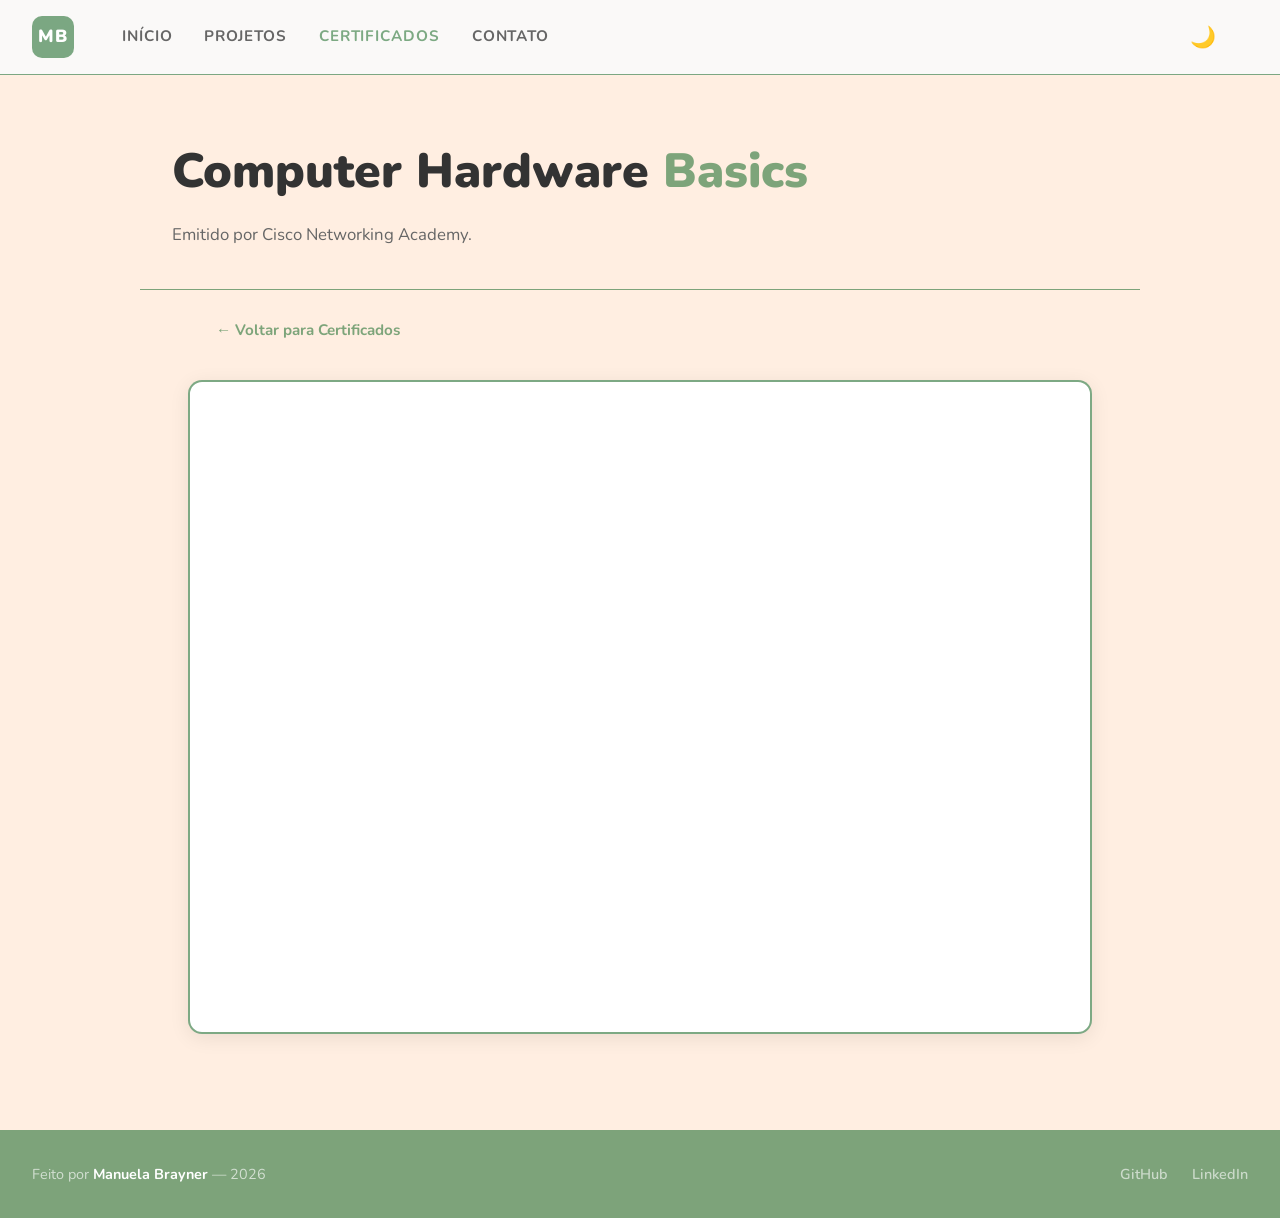
<file: certificado-detalhes-hardware.html>
<!DOCTYPE html>
<html lang="pt-BR">

<head>
  <meta charset="UTF-8" >
  <meta name="viewport" content="width=device-width, initial-scale=1.0" >
  <title>Certificado Computer Hardware Basics – Manuela Brayner</title>
  <link rel="preconnect" href="https://fonts.googleapis.com" >
  <link href="https://fonts.googleapis.com/css2?family=Nunito:wght@400;600;700;900&display=swap" rel="stylesheet" >
  <link rel="stylesheet" href="style.css" >
</head>

<body>

  <header class="cabecalho">
    <p class="logo">MB</p>
    <nav>
      <ul class="menu">
        <li><a href="index.html">Início</a></li>
        <li><a href="projetos.html">Projetos</a></li>
        <li><a href="certificados.html" class="ativo">Certificados</a></li>
        <li><a href="contato.html">Contato</a></li>
      </ul>
    </nav>
    <button id="btn-tema" class="btn-tema" title="Alternar tema">🌙</button>
    <button class="btn-menu" onclick="abrirMenu()">☰</button>
  </header>

  <main>
    <section class="topo-pagina">
      <h1 class="titulo-pagina">Computer Hardware <span class="destaque">Basics</span></h1>
      <p>Emitido por Cisco Networking Academy.</p>
    </section>

    <div class="sobre" style="padding-top: 1rem;">
      <div style="max-width: 1000px; margin: 0 auto; padding: 0 1rem;">
        
        <div style="margin-bottom: 1.5rem;">
          <a href="certificados.html" class="botao" style="display: inline-block; text-decoration: none;">← Voltar para Certificados</a>
        </div>
        
        <div style="border: 2px solid var(--cor-borda); border-radius: var(--raio); overflow: hidden; background: #ffffff; box-shadow: var(--sombra);">
          <iframe src="ComputerHardwareBasicsUpdate20260409-31-oxaruv.pdf" style="width: 100%; height: 650px; border: none; display: block;"></iframe>
        </div>
        
      </div>
    </div>
  </main>

  <footer class="rodape">
    <p>Feito por <strong>Manuela Brayner</strong> — 2026</p>
    <div class="rodape-links">
      <a href="https://github.com/ManuelaBrayner" target="_blank">GitHub</a>
      <a href="https://www.linkedin.com/in/manuelabraynermedeirosdearaujo" target="_blank">LinkedIn</a>
    </div>
  </footer>

  <script src="script.js"></script>
</body>
</html>
</file>
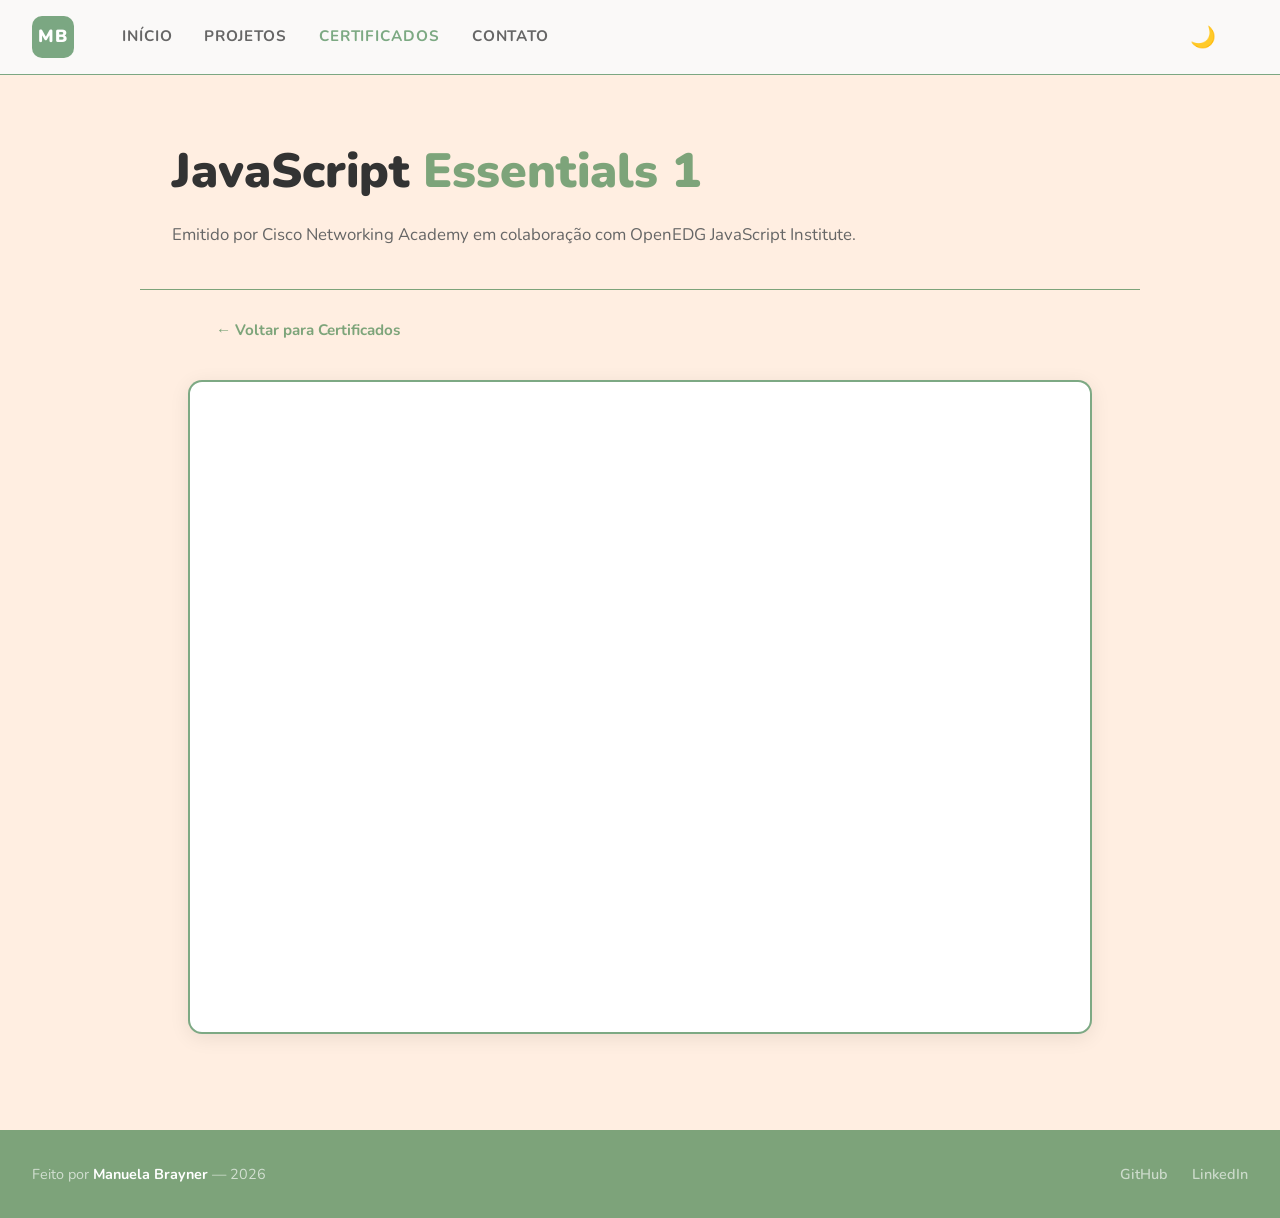
<file: certificado-detalhes-js.html>
<!DOCTYPE html>
<html lang="pt-BR">

<head>
  <meta charset="UTF-8" >
  <meta name="viewport" content="width=device-width, initial-scale=1.0" >
  <title>Certificado JavaScript Essentials 1 – Manuela Brayner</title>
  <link rel="preconnect" href="https://fonts.googleapis.com" >
  <link href="https://fonts.googleapis.com/css2?family=Nunito:wght@400;600;700;900&display=swap" rel="stylesheet" >
  <link rel="stylesheet" href="style.css" >
</head>

<body>

  <header class="cabecalho">
    <p class="logo">MB</p>
    <nav>
      <ul class="menu">
        <li><a href="index.html">Início</a></li>
        <li><a href="projetos.html">Projetos</a></li>
        <li><a href="certificados.html" class="ativo">Certificados</a></li>
        <li><a href="contato.html">Contato</a></li>
      </ul>
    </nav>
    <button id="btn-tema" class="btn-tema" title="Alternar tema">🌙</button>
    <button class="btn-menu" onclick="abrirMenu()">☰</button>
  </header>

  <main>
    <section class="topo-pagina">
      <h1 class="titulo-pagina">JavaScript <span class="destaque">Essentials 1</span></h1>
      <p>Emitido por Cisco Networking Academy em colaboração com OpenEDG JavaScript Institute.</p>
    </section>

    <div class="sobre" style="padding-top: 1rem;">
      <div style="max-width: 1000px; margin: 0 auto; padding: 0 1rem;">
        
        <div style="margin-bottom: 1.5rem;">
          <a href="certificados.html" class="botao" style="display: inline-block; text-decoration: none;">← Voltar para Certificados</a>
        </div>
        
        <div style="border: 2px solid var(--cor-borda); border-radius: var(--raio); overflow: hidden; background: #ffffff; box-shadow: var(--sombra);">
          <iframe src="JavaScriptEssentials1Update20260604-31-ny59pz.pdf" style="width: 100%; height: 650px; border: none; display: block;"></iframe>
        </div>
        
      </div>
    </div>
  </main>

  <footer class="rodape">
    <p>Feito por <strong>Manuela Brayner</strong> — 2026</p>
    <div class="rodape-links">
      <a href="https://github.com/ManuelaBrayner" target="_blank">GitHub</a>
      <a href="https://www.linkedin.com/in/manuelabraynermedeirosdearaujo" target="_blank">LinkedIn</a>
    </div>
  </footer>

  <script src="script.js"></script>
</body>
</html>
</file>
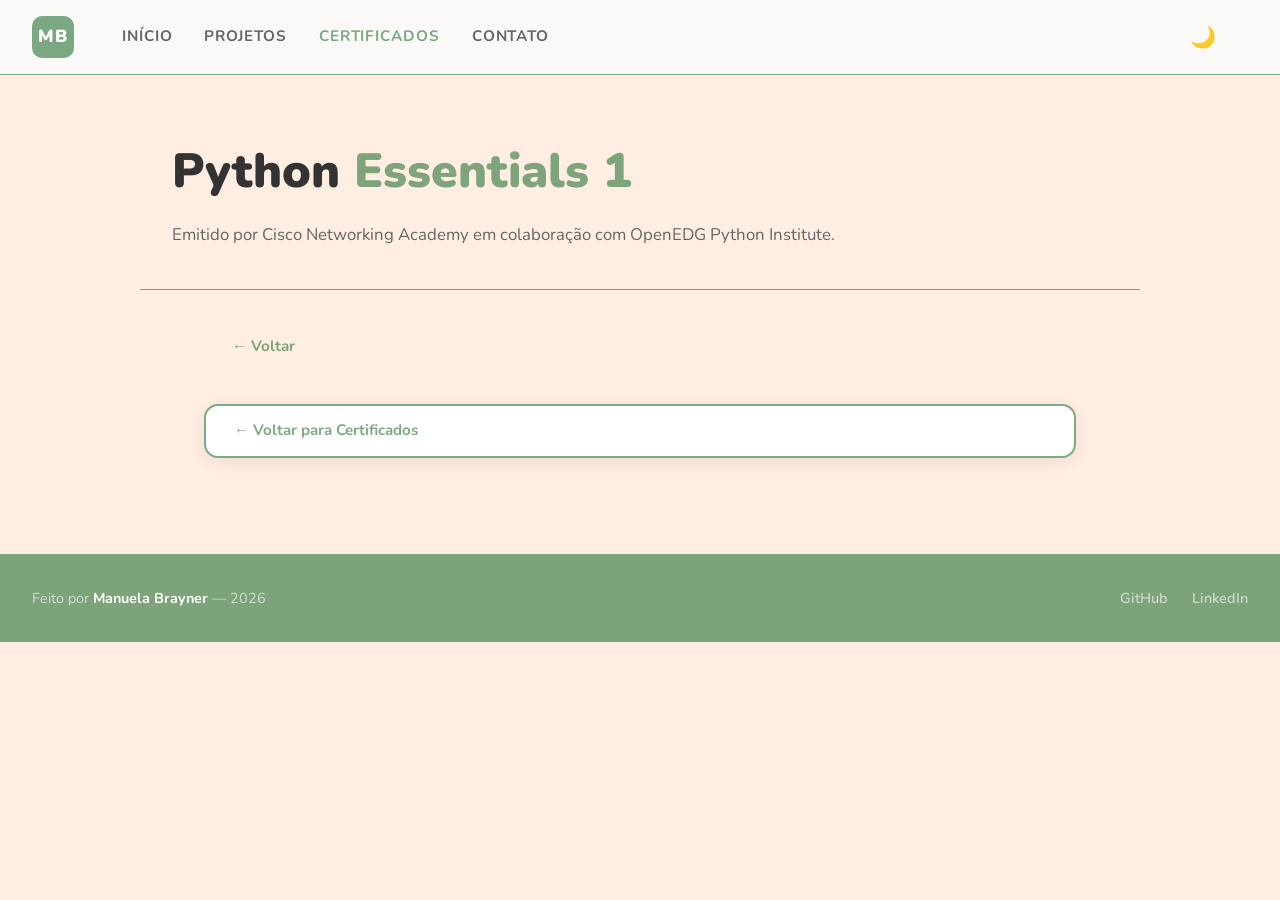
<file: certificado-detalhes-python.html>
<!DOCTYPE html>
<html lang="pt-BR">

<head>
  <meta charset="UTF-8" >
  <meta name="viewport" content="width=device-width, initial-scale=1.0" >
  <title>Certificado Python Essentials 1 – Manuela Brayner</title>
  <link rel="preconnect" href="https://fonts.googleapis.com" >
  <link href="https://fonts.googleapis.com/css2?family=Nunito:wght@400;600;700;900&display=swap" rel="stylesheet" >
  <link rel="stylesheet" href="style.css" >
</head>

<body>

  <header class="cabecalho">
    <p class="logo">MB</p>
    <nav>
      <ul class="menu">
        <li><a href="index.html">Início</a></li>
        <li><a href="projetos.html">Projetos</a></li>
        <li><a href="certificados.html" class="ativo">Certificados</a></li>
        <li><a href="contato.html">Contato</a></li>
      </ul>
    </nav>
    <button id="btn-tema" class="btn-tema" title="Alternar tema">🌙</button>
    <button class="btn-menu" onclick="abrirMenu()">☰</button>
  </header>

  <main>
    <section class="topo-pagina">
      <h1 class="titulo-pagina">Python <span class="destaque">Essentials 1</span></h1>
      <p>Emitido por Cisco Networking Academy em colaboração com OpenEDG Python Institute.</p>
    </section>

    <div class="sobre" style="padding-top: 2rem; background: transparent;">
      <div style="max-width: 1000px; margin: 0 auto; padding: 0 2rem;">
        
        <div style="margin-bottom: 2rem;">
          <a href="certificados.html" class="botao botao-borda" style="text-decoration: none;">← Voltar</a>
        </div>
        
        <div style="border: 2px solid var(--cor-borda); border-radius: var(--raio); overflow: hidden; background: #ffffff; box-shadow: var(--sombra);">
          <a href="PythonEssentials1Update20260423-31-d8x5ng.pdf" class="botao" style="display: inline-block; text-decoration: none;">← Voltar para Certificados</a>
        </div>
        
      </div>
    </div>
  </main>

  <footer class="rodape">
    <p>Feito por <strong>Manuela Brayner</strong> — 2026</p>
    <div class="rodape-links">
      <a href="https://github.com/ManuelaBrayner" target="_blank">GitHub</a>
      <a href="https://www.linkedin.com/in/manuelabraynermedeirosdearaujo" target="_blank">LinkedIn</a>
    </div>
  </footer>

  <script src="script.js"></script>
</body>
</html>
</file>
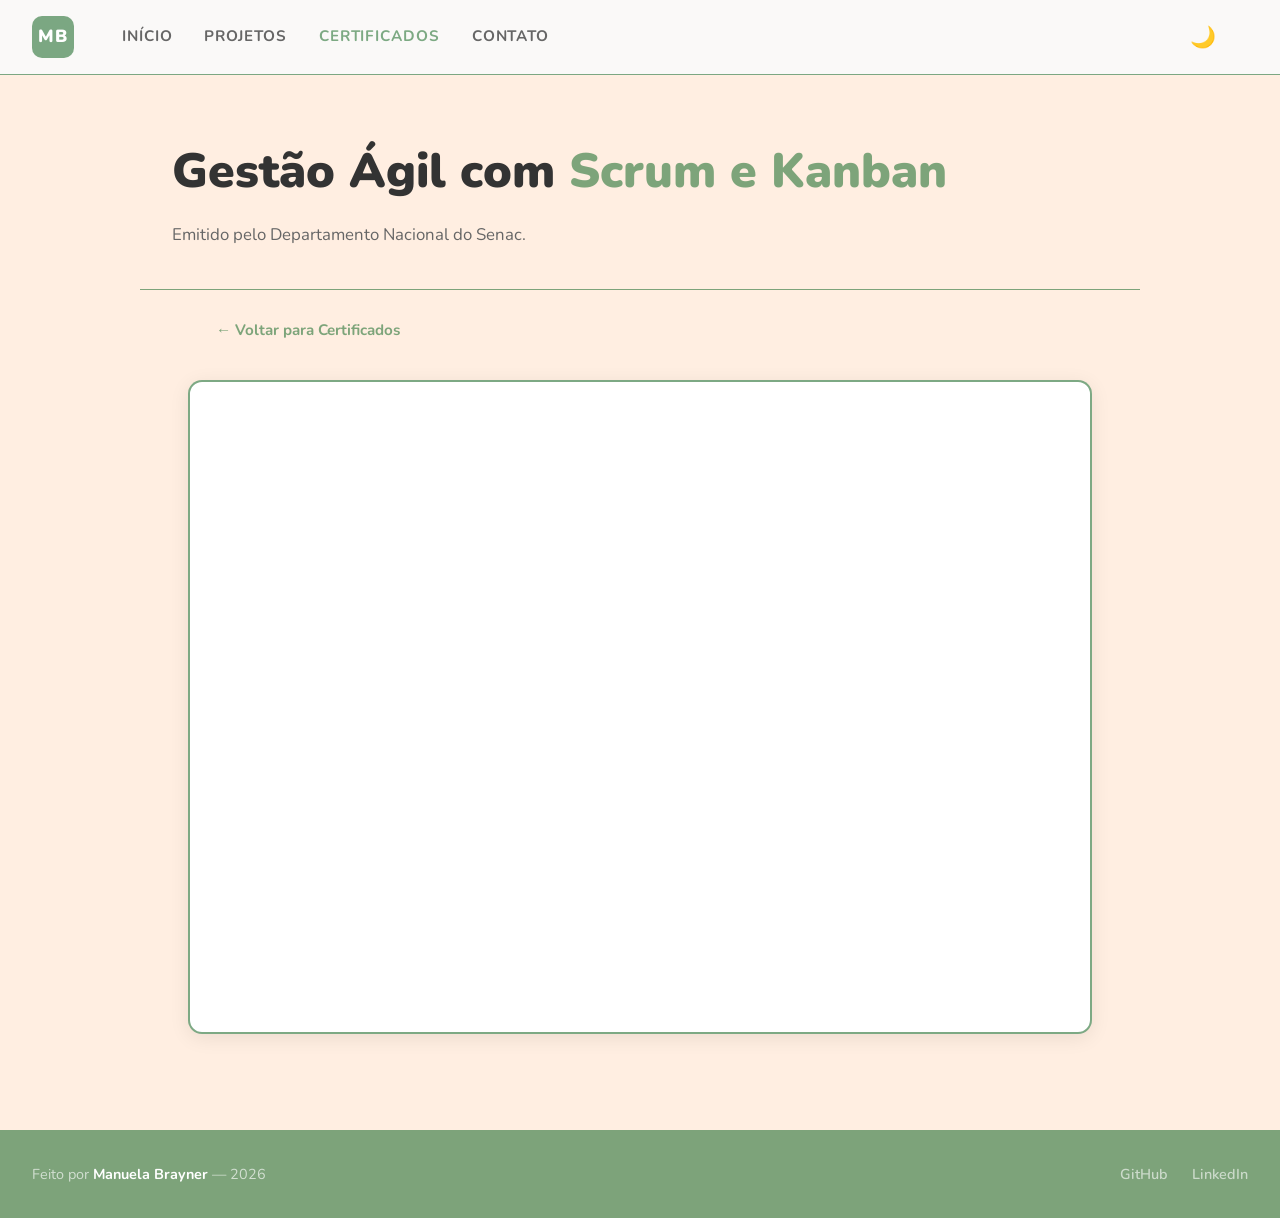
<file: certificado-detalhes-senac.html>
<!DOCTYPE html>
<html lang="pt-BR">

<head>
  <meta charset="UTF-8" >
  <meta name="viewport" content="width=device-width, initial-scale=1.0" >
  <title>Certificado Gestão Ágil – Manuela Brayner</title>
  <link rel="preconnect" href="https://fonts.googleapis.com" >
  <link href="https://fonts.googleapis.com/css2?family=Nunito:wght@400;600;700;900&display=swap" rel="stylesheet" >
  <link rel="stylesheet" href="style.css" >
</head>

<body>

  <header class="cabecalho">
    <p class="logo">MB</p>
    <nav>
      <ul class="menu">
        <li><a href="index.html">Início</a></li>
        <li><a href="projetos.html">Projetos</a></li>
        <li><a href="certificados.html" class="ativo">Certificados</a></li>
        <li><a href="contato.html">Contato</a></li>
      </ul>
    </nav>
    <button id="btn-tema" class="btn-tema" title="Alternar tema">🌙</button>
    <button class="btn-menu" onclick="abrirMenu()">☰</button>
  </header>

  <main>
    <section class="topo-pagina">
      <h1 class="titulo-pagina">Gestão Ágil com <span class="destaque">Scrum e Kanban</span></h1>
      <p>Emitido pelo Departamento Nacional do Senac.</p>
    </section>

    <div class="sobre" style="padding-top: 1rem;">
      <div style="max-width: 1000px; margin: 0 auto; padding: 0 1rem;">
        
        <div style="margin-bottom: 1.5rem;">
          <a href="certificados.html" class="botao" style="display: inline-block; text-decoration: none;">← Voltar para Certificados</a>
        </div>
        
        <div style="border: 2px solid var(--cor-borda); border-radius: var(--raio); overflow: hidden; background: #ffffff; box-shadow: var(--sombra);">
          <iframe src="4516985365MB.pdf" style="width: 100%; height: 650px; border: none; display: block;"></iframe>
        </div>
        
      </div>
    </div>
  </main>

  <footer class="rodape">
    <p>Feito por <strong>Manuela Brayner</strong> — 2026</p>
    <div class="rodape-links">
      <a href="https://github.com/ManuelaBrayner" target="_blank">GitHub</a>
      <a href="https://www.linkedin.com/in/manuelabraynermedeirosdearaujo" target="_blank">LinkedIn</a>
    </div>
  </footer>

  <script src="script.js"></script>
</body>
</html>
</file>
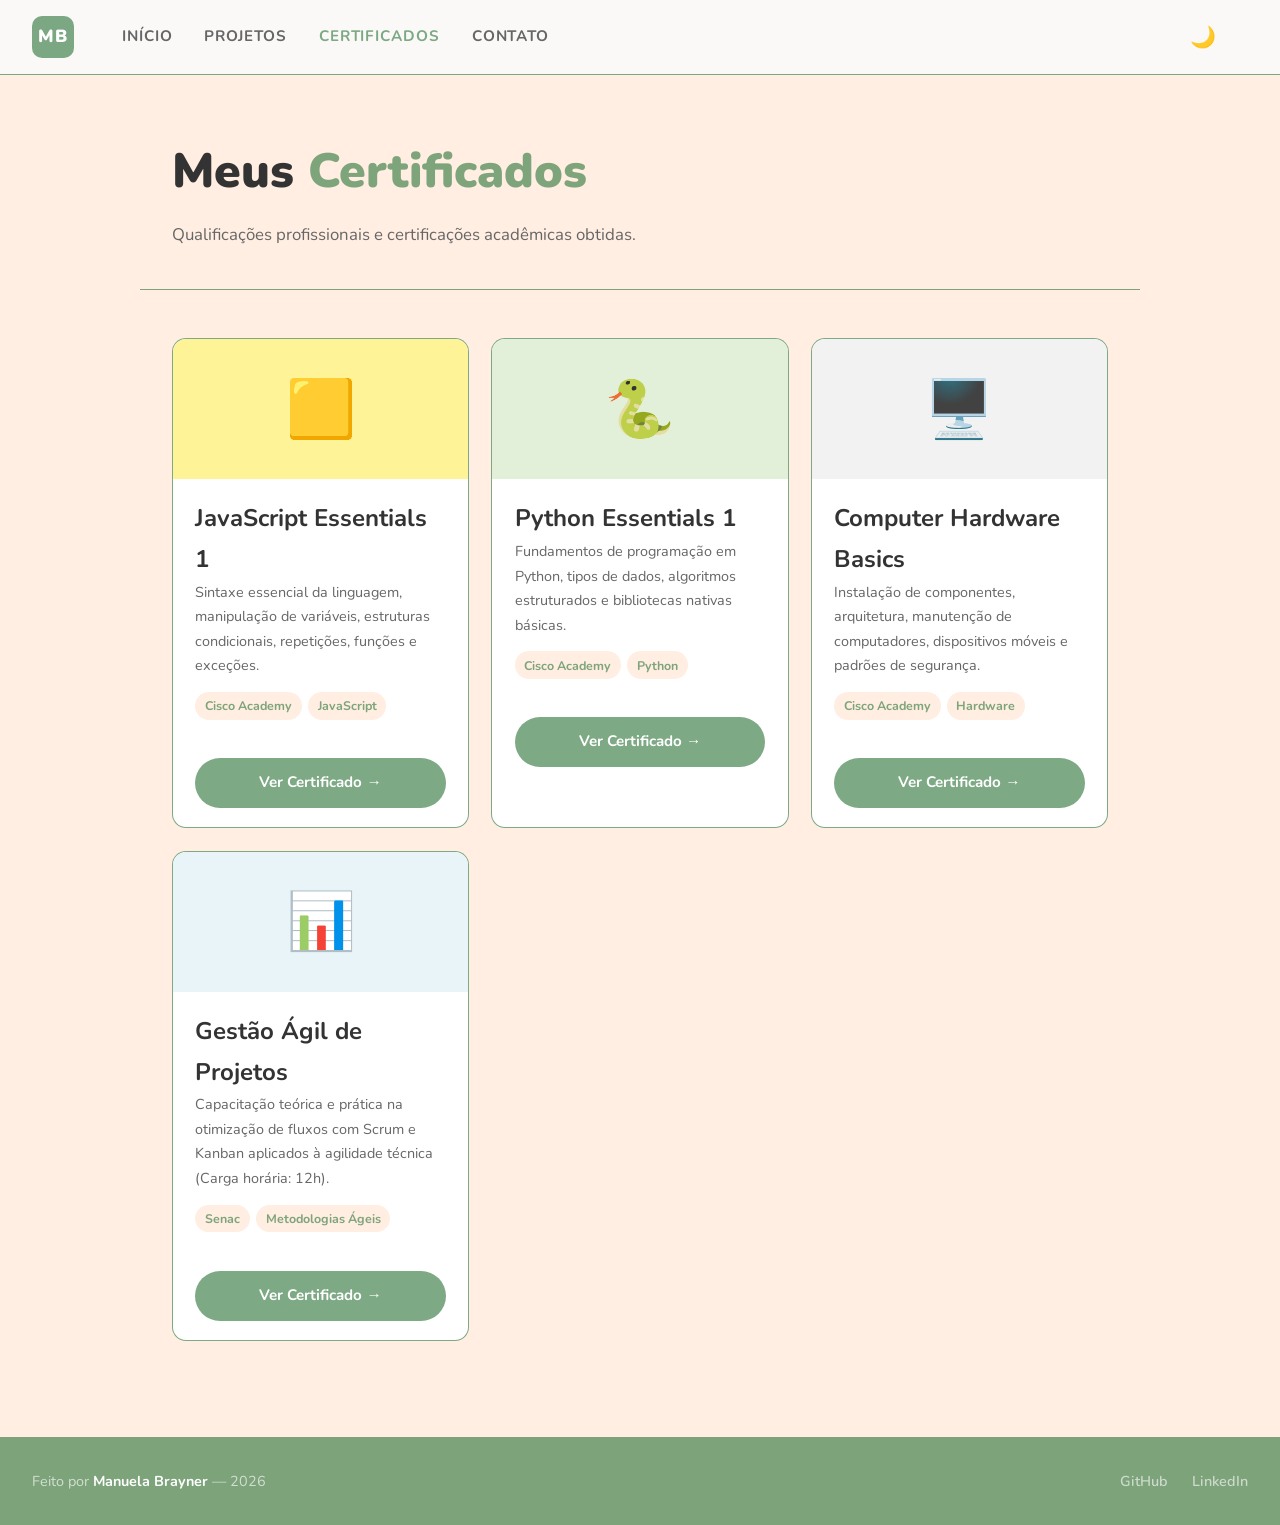
<file: certificados.html>
<!DOCTYPE html>
<html lang="pt-BR">

<head>
  <meta charset="UTF-8">
  <meta name="viewport" content="width=device-width, initial-scale=1.0" >
  <title>Certificados – Manuela Brayner</title>
  <link rel="preconnect" href="https://fonts.googleapis.com" >
  <link href="https://fonts.googleapis.com/css2?family=Nunito:wght@400;600;700;900&display=swap" rel="stylesheet" >
  <link rel="stylesheet" href="style.css" >
</head>

<body>

  <header class="cabecalho">
    <p class="logo">MB</p>
    <nav>
      <ul class="menu">
        <li><a href="index.html">Início</a></li>
        <li><a href="projetos.html">Projetos</a></li>
        <li><a href="certificados.html" class="ativo">Certificados</a></li>
        <li><a href="contato.html">Contato</a></li>
      </ul>
    </nav>
    <button id="btn-tema" class="btn-tema" title="Alternar tema">🌙</button>
    <button class="btn-menu" onclick="abrirMenu()">☰</button>
  </header>

  <main>
    <section class="topo-pagina">
      <h1 class="titulo-pagina">Meus <span class="destaque">Certificados</span></h1>
      <p>Qualificações profissionais e certificações acadêmicas obtidas.</p>
    </section>

    <div class="projetos-pagina">
      <div class="grade-projetos">
        
        <article class="card-projeto">
          <div class="card-topo" style="background-color: #fff397;">
            <span class="emoji-projeto">🟨</span>
          </div>
          <div class="card-corpo">
            <h2>JavaScript Essentials 1</h2>
            <p>Sintaxe essencial da linguagem, manipulação de variáveis, estruturas condicionais, repetições, funções e exceções.</p>
            <div class="tags">
              <span class="tag">Cisco Academy</span>
              <span class="tag">JavaScript</span>
            </div>
            <div style="margin-top: auto; padding-top: 1.5rem;">
              <a href="certificado-detalhes-js.html" class="botao botao-cheio" style="display: block; text-align: center; text-decoration: none;">Ver Certificado →</a>
            </div>
          </div>
        </article>

        <article class="card-projeto">
          <div class="card-topo" style="background-color: #e2f0d9;">
            <span class="emoji-projeto">🐍</span>
          </div>
          <div class="card-corpo">
            <h2>Python Essentials 1</h2>
            <p>Fundamentos de programação em Python, tipos de dados, algoritmos estruturados e bibliotecas nativas básicas.</p>
            <div class="tags">
              <span class="tag">Cisco Academy</span>
              <span class="tag">Python </span>
            </div>
            <div style="margin-top: auto; padding-top: 1.5rem;">
              <a href="certificado-detalhes-python.html" class="botao botao-cheio" style="display: block; text-align: center; text-decoration: none;">Ver Certificado →</a>
            </div>
          </div>
        </article>

        <article class="card-projeto">
          <div class="card-topo" style="background-color: #f2f2f2;">
            <span class="emoji-projeto">🖥️</span>
          </div>
          <div class="card-corpo">
            <h2>Computer Hardware Basics</h2>
            <p>Instalação de componentes, arquitetura, manutenção de computadores, dispositivos móveis e padrões de segurança.</p>
            <div class="tags">
              <span class="tag">Cisco Academy</span>
              <span class="tag">Hardware</span>
            </div>
            <div style="margin-top: auto; padding-top: 1.5rem;">
              <a href="certificado-detalhes-hardware.html" class="botao botao-cheio" style="display: block; text-align: center; text-decoration: none;">Ver Certificado →</a>
            </div>
          </div>
        </article>

        <article class="card-projeto">
          <div class="card-topo" style="background-color: #e8f4f8;">
            <span class="emoji-projeto">📊</span>
          </div>
          <div class="card-corpo">
            <h2>Gestão Ágil de Projetos</h2>
            <p>Capacitação teórica e prática na otimização de fluxos com Scrum e Kanban aplicados à agilidade técnica (Carga horária: 12h).</p>
            <div class="tags">
              <span class="tag">Senac</span>
              <span class="tag">Metodologias Ágeis</span>
            </div>
            <div style="margin-top: auto; padding-top: 1.5rem;">
              <a href="certificado-detalhes-senac.html" class="botao botao-cheio" style="display: block; text-align: center; text-decoration: none;">Ver Certificado →</a>
            </div>
          </div>
        </article>

      </div>
    </div>
  </main>

  <footer class="rodape">
    <p>Feito por <strong>Manuela Brayner</strong> — 2026</p>
    <div class="rodape-links">
      <a href="https://github.com/ManuelaBrayner" target="_blank">GitHub</a>
      <a href="https://www.linkedin.com/in/manuelabraynermedeirosdearaujo" target="_blank">LinkedIn</a>
    </div>
  </footer>

  <script src="script.js"></script>
</body>
</html>
</file>
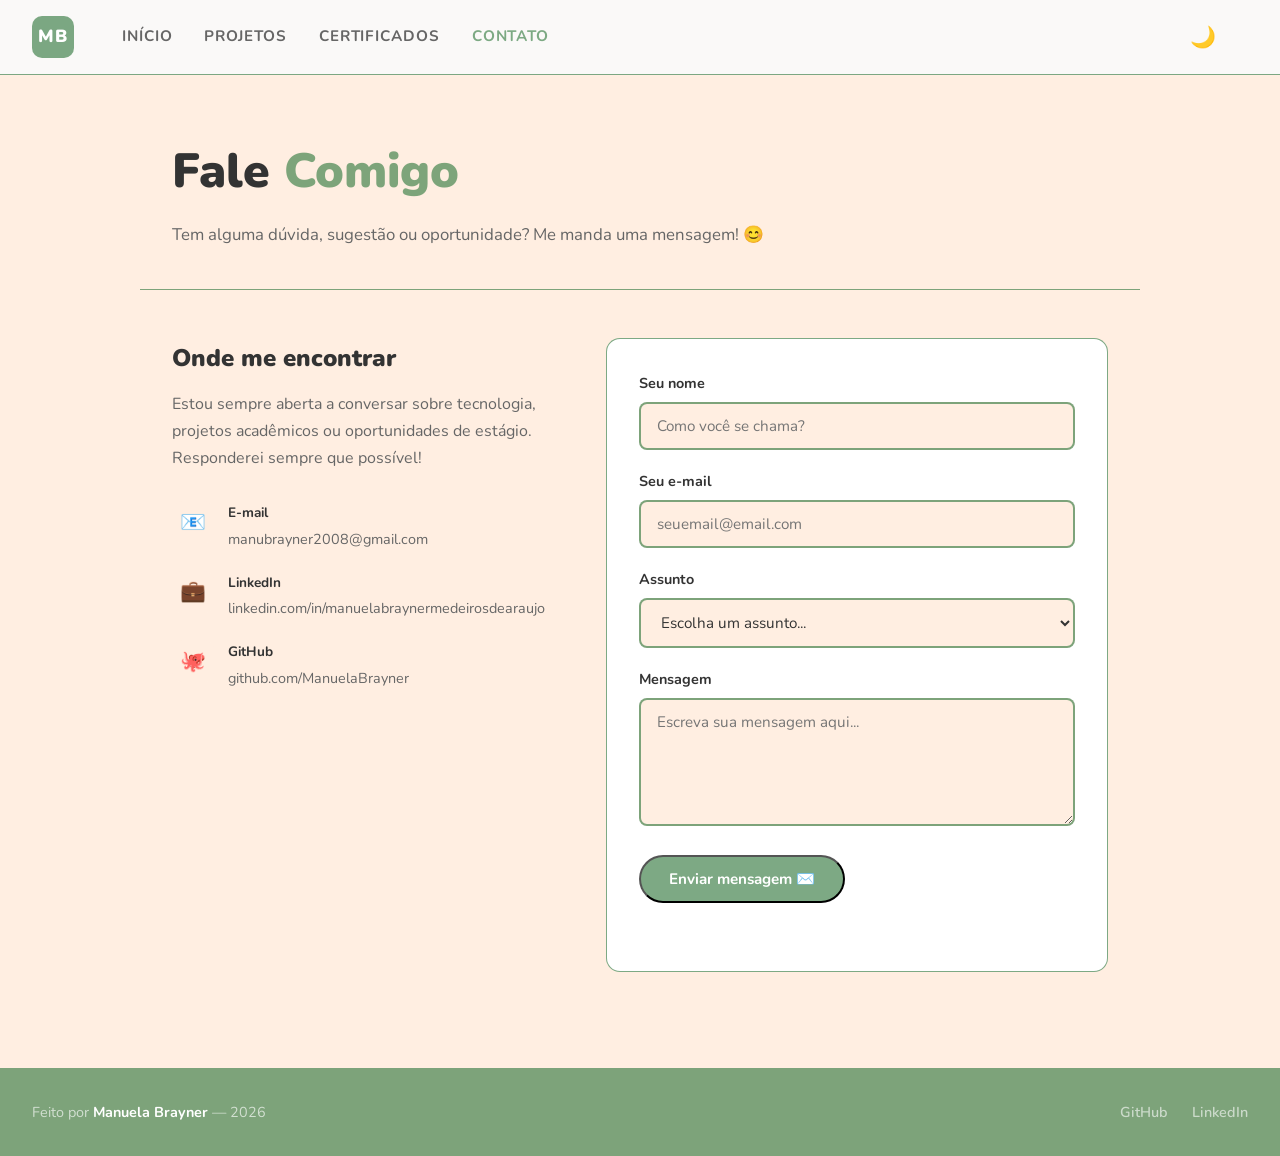
<file: contato.html>
<!DOCTYPE html>
<html lang="pt-BR">

<head>
  <meta charset="UTF-8" >
  <meta name="viewport" content="width=device-width, initial-scale=1.0" >
  <title>Contato – Manuela Brayner</title>
  <link rel="preconnect" href="https://fonts.googleapis.com" >
  <link href="https://fonts.googleapis.com/css2?family=Nunito:wght@400;600;700;900&display=swap" rel="stylesheet" >
  <link rel="stylesheet" href="style.css" >
</head>

<body>

  <header class="cabecalho">
    <p class="logo">MB</p>
    <nav>
      <ul class="menu">
        <li><a href="index.html">Início</a></li>
        <li><a href="projetos.html">Projetos</a></li>
        <li><a href="certificados.html">Certificados</a></li>
        <li><a href="contato.html" class="ativo">Contato</a></li>
      </ul>
    </nav>
    <button id="btn-tema" class="btn-tema" title="Alternar tema">🌙</button>
    <button class="btn-menu" onclick="abrirMenu()">☰</button>
  </header>

  <main>
    <section class="topo-pagina">
      <h1 class="titulo-pagina">Fale <span class="destaque">Comigo</span></h1>
      <p>Tem alguma dúvida, sugestão ou oportunidade? Me manda uma mensagem! 😊</p>
    </section>

    <section class="contato-pagina">
      <div class="contato-grade">
        <div class="contato-info">
          <h2>Onde me encontrar</h2>
          <p>
            Estou sempre aberta a conversar sobre tecnologia,
            projetos acadêmicos ou oportunidades de estágio.
            Responderei sempre que possível! 
          </p>

          <ul class="lista-contato">
            <li>
              <span class="icone-contato">📧</span>
              <div>
                <strong>E-mail</strong>
                <a href="mailto:manubrayner2008@gmail.com">manubrayner2008@gmail.com</a>
              </div>
            </li>
            <li>
              <span class="icone-contato">💼</span>
              <div>
                <strong>LinkedIn</strong>
                <a href="https://www.linkedin.com/in/manuelabraynermedeirosdearaujo" target="_blank">
                  linkedin.com/in/manuelabraynermedeirosdearaujo
                </a>
              </div>
            </li>
            <li>
              <span class="icone-contato">🐙</span>
              <div>
                <strong>GitHub</strong>
                <a href="https://github.com/ManuelaBrayner" target="_blank">github.com/ManuelaBrayner</a>
              </div>
            </li>
          </ul>
        </div>

        <div class="contato-formulario">
          <form id="formulario-contato" method="POST" action="https://formspree.io/f/mrevprpk">
            <div class="campo">
              <label for="nome">Seu nome</label>
              <input type="text" id="nome" name="nome" placeholder="Como você se chama?" required >
            </div>

            <div class="campo">
              <label for="email">Seu e-mail</label>
              <input type="email" id="email" name="email" placeholder="seuemail@email.com" required >
            </div>

            <div class="campo">
              <label for="assunto">Assunto</label>
              <select id="assunto" name="assunto">
                <option value="">Escolha um assunto...</option>
                <option value="estagio">Oportunidade de estágio</option>
                <option value="colaboracao">Colaboração em projeto</option>
                <option value="duvida">Dúvida sobre meu trabalho</option>
                <option value="outro">Outro</option>
              </select>
            </div>

            <div class="campo">
              <label for="mensagem">Mensagem</label>
              <textarea id="mensagem" name="mensagem" rows="5" placeholder="Escreva sua mensagem aqui..." required></textarea>
            </div>

            <button type="submit" class="botao botao-cheio">Enviar mensagem ✉️</button>
            <p class="aviso-formulario" id="aviso-formulario"></p>
          </form>
        </div>
      </div>
    </section>
  </main>

  <footer class="rodape">
    <p>Feito por <strong>Manuela Brayner</strong> — 2026</p>
    <div class="rodape-links">
      <a href="https://github.com/ManuelaBrayner" target="_blank">GitHub</a>
      <a href="https://www.linkedin.com/in/manuelabraynermedeirosdearaujo" target="_blank">LinkedIn</a>
    </div>
  </footer>

  <script src="script.js"></script>
</body>
</html>
</file>
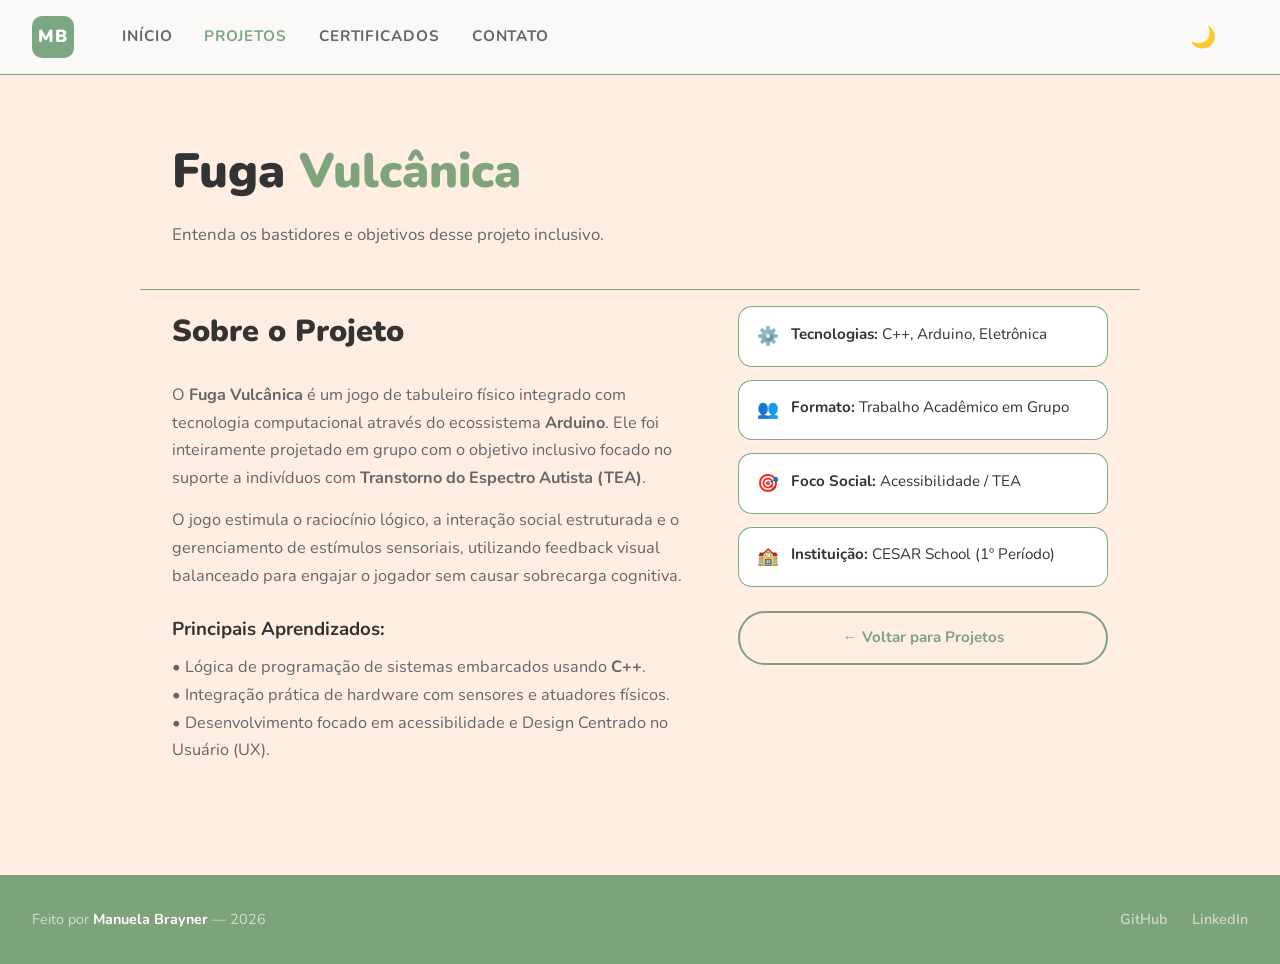
<file: projeto-detalhes.html>
<!DOCTYPE html>
<html lang="pt-BR">

<head>
  <meta charset="UTF-8" >
  <meta name="viewport" content="width=device-width, initial-scale=1.0" >
  <title>Fuga Vulcânica – Detalhes</title>
  <link rel="preconnect" href="https://fonts.googleapis.com" >
  <link href="https://fonts.googleapis.com/css2?family=Nunito:wght@400;600;700;900&display=swap" rel="stylesheet" >
  <link rel="stylesheet" href="style.css" >
</head>

<body>

  <header class="cabecalho">
    <p class="logo">MB</p>
    <nav>
      <ul class="menu">
        <li><a href="index.html">Início</a></li>
        <li><a href="projetos.html" class="ativo">Projetos</a></li>
        <li><a href="certificados.html">Certificados</a></li>
        <li><a href="contato.html">Contato</a></li>
      </ul>
    </nav>
    <button id="btn-tema" class="btn-tema" title="Alternar tema">🌙</button>
    <button class="btn-menu" onclick="abrirMenu()">☰</button>
  </header>

  <main>
    <section class="topo-pagina">
      <h1 class="titulo-pagina">Fuga <span class="destaque">Vulcânica</span></h1>
      <p>Entenda os bastidores e objetivos desse projeto inclusivo.</p>
    </section>

    <section class="sobre" style="padding-top: 1rem;">
      <div class="sobre-conteudo" style="grid-template-columns: 1.4fr 1fr;">
        <div class="sobre-texto">
          <h2 class="titulo-secao">Sobre o Projeto</h2>
          <p>
            O <strong>Fuga Vulcânica</strong> é um jogo de tabuleiro físico integrado com tecnologia computacional 
            através do ecossistema <strong>Arduino</strong>. Ele foi inteiramente projetado em grupo com o objetivo inclusivo 
            focado no suporte a indivíduos com <strong>Transtorno do Espectro Autista (TEA)</strong>.
          </p>
          <p>
            O jogo estimula o raciocínio lógico, a interação social estruturada e o gerenciamento de estímulos sensoriais, 
            utilizando feedback visual balanceado para engajar o jogador sem causar sobrecarga cognitiva.
          </p>
          
          <h3 style="margin: 1.5rem 0 0.5rem; font-weight:700;">Principais Aprendizados:</h3>
          <p>
            • Lógica de programação de sistemas embarcados usando <strong>C++</strong>.<br>
            • Integração prática de hardware com sensores e atuadores físicos.<br>
            • Desenvolvimento focado em acessibilidade e Design Centrado no Usuário (UX).
          </p>
        </div>

        <div class="sobre-info">
          <ul class="lista-info">
            <li>
              <span class="icone">⚙️</span>
              <span><strong>Tecnologias:</strong> C++, Arduino, Eletrônica</span>
            </li>
            <li>
              <span class="icone">👥</span>
              <span><strong>Formato:</strong> Trabalho Acadêmico em Grupo</span>
            </li>
            <li>
              <span class="icone">🎯</span>
              <span><strong>Foco Social:</strong> Acessibilidade / TEA</span>
            </li>
            <li>
              <span class="icone">🏫</span>
              <span><strong>Instituição:</strong> CESAR School (1º Período)</span>
            </li>
          </ul>
          <div style="margin-top: 1.5rem; text-align: center;">
            <a href="projetos.html" class="botao botao-vazio" style="width: 100%;">← Voltar para Projetos</a>
          </div>
        </div>
      </div>
    </section>
  </main>

  <footer class="rodape">
    <p>Feito por <strong>Manuela Brayner</strong> — 2026</p>
    <div class="rodape-links">
      <a href="https://github.com/ManuelaBrayner" target="_blank">GitHub</a>
      <a href="https://www.linkedin.com/in/manuelabraynermedeirosdearaujo" target="_blank">LinkedIn</a>
    </div>
  </footer>

  <script src="script.js"></script>
</body>
</html>
</file>
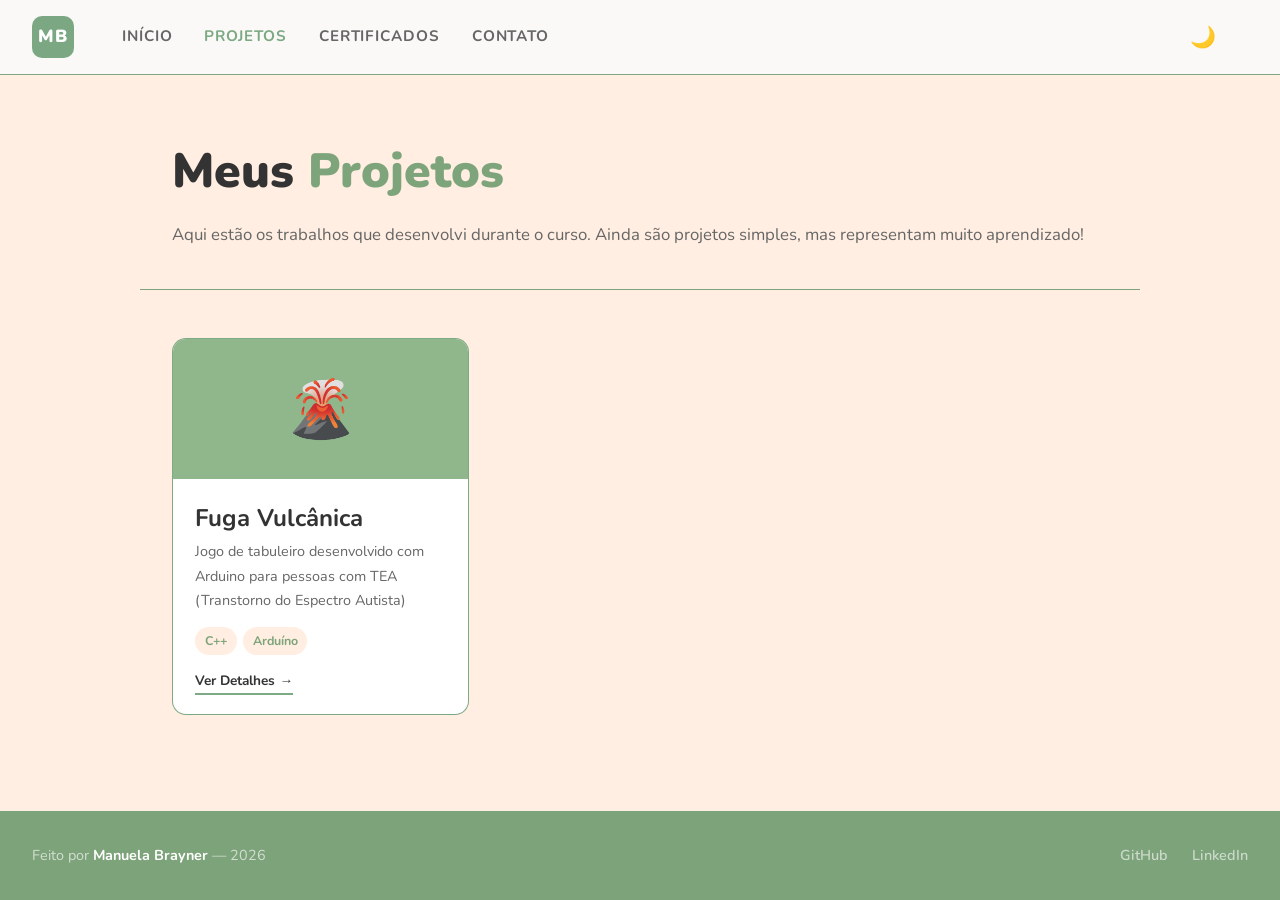
<file: projetos.html>
<!DOCTYPE html>
<html lang="pt-BR">

<head>
  <meta charset="UTF-8" >
  <meta name="viewport" content="width=device-width, initial-scale=1.0" >
  <title>Projetos – Manuela Brayner</title>
  <link rel="preconnect" href="https://fonts.googleapis.com" >
  <link href="https://fonts.googleapis.com/css2?family=Nunito:wght@400;600;700;900&display=swap" rel="stylesheet" >
  <link rel="stylesheet" href="style.css" >
</head>

<body>
  
  <header class="cabecalho">
    <p class="logo">MB</p>
    <nav>
      <ul class="menu">
        <li><a href="index.html">Início</a></li>
        <li><a href="projetos.html" class="ativo">Projetos</a></li>
        <li><a href="certificados.html">Certificados</a></li>
        <li><a href="contato.html">Contato</a></li>
      </ul>
    </nav>
    <button id="btn-tema" class="btn-tema" title="Alternar tema">🌙</button>
    <button class="btn-menu" onclick="abrirMenu()">☰</button>
  </header>

  <main>
    <section class="topo-pagina">
      <h1 class="titulo-pagina">Meus <span class="destaque">Projetos</span></h1>
      <p>
        Aqui estão os trabalhos que desenvolvi durante o curso.
        Ainda são projetos simples, mas representam muito aprendizado!
      </p>
    </section>

    <div class="projetos-pagina">
      <div class="grade-projetos" id="lista-projetos">
        <article class="card-projeto" data-categoria="html-css">
          <div class="card-topo" style="background-color: #90b68c;">
            <span class="emoji-projeto">🌋</span>
          </div>
          <div class="card-corpo">
            <h2>Fuga Vulcânica</h2>
            <p>
              Jogo de tabuleiro desenvolvido com Arduino para pessoas com TEA (Transtorno do Espectro Autista)
            </p>
            <div class="tags">
              <span class="tag">C++</span>
              <span class="tag">Arduíno</span>
            </div>
            <div class="card-links">
              <a href="projeto-detalhes.html">Ver Detalhes →</a>
            </div>
          </div>
        </article>
      </div>

      <p class="msg-vazia" id="msg-vazia" style="display:none;">
        Nenhum projeto nessa categoria ainda. Em breve! 🚀
      </p>
    </div>
  </main>

  <footer class="rodape">
    <p>Feito por <strong>Manuela Brayner</strong> — 2026</p>
    <div class="rodape-links">
      <a href="https://github.com/ManuelaBrayner" target="_blank">GitHub</a>
      <a href="https://www.linkedin.com/in/manuelabraynermedeirosdearaujo" target="_blank">LinkedIn</a>
    </div>
  </footer>

  <script src="script.js"></script>
</body>
</html>
</file>
<file: style.css>
/* PORTFÓLIO
   
   Organização:
   1. Variáveis (cores, fontes)
   2. Reset e estilos base
   3. Cabeçalho e menu
   4. Botões
   5. Seção Hero
   6. Seção Sobre
   7. Habilidades
   8. Cards de projeto
   9. Páginas internas (Projetos, Contato)
   10. Rodapé
   11. Responsivo (celular)*/

:root {
  --cor-principal: #3c7f47aa;
  --cor-clara: #ffeee1;
  --cor-escura: #3c7f47aa;
  --cor-texto: #333333;
  --cor-texto-suave: #666666;
  --cor-fundo: #ffeee1;
  --cor-borda: #3c7f47aa;
  --cor-branco: #ffffff;

  --fonte: 'Nunito', sans-serif;

  --raio: 14px;
  --sombra: 0 4px 20px rgba(0, 0, 0, 0.08);
}




   * {
  margin: 0;
  padding: 0;
  box-sizing: border-box; 
}

html {
  scroll-behavior: smooth; 
}

body {
  font-family: var(--fonte);
  background-color: var(--cor-fundo);
  color: var(--cor-texto);
  line-height: 1.7;
}

a {
  color: var(--cor-principal);
  text-decoration: none;
  transition: opacity 0.2s;
}

a:hover {
  opacity: 0.75;
}

img {
  max-width: 100%;
  display: block;
}


.destaque {
  color: var(--cor-principal);
}


.container {
  max-width: 1000px;
  margin: 0 auto;
  padding: 0 24px;
}


.titulo-secao {
  font-size: 1.9rem;
  font-weight: 900;
  margin-bottom: 1.5rem;
}

.descricao-secao {
  color: var(--cor-texto-suave);
  margin-bottom: 2rem;
  font-size: 1.05rem;
}



.cabecalho {
  position: sticky;
  top: 0;
  z-index: 100;
  display: flex;
  align-items: center;
  justify-content: space-between;
  padding: 1rem 2rem;
  background-color: rgba(250, 250, 250, 0.92);
  backdrop-filter: blur(8px); 
  border-bottom: 1px solid var(--cor-borda);
  gap: 3rem;
}

.logo {
  font-size: 1.1rem;
  font-weight: 900;
  width: 42px;
  height: 42px;
  background-color: var(--cor-principal);
  color: var(--cor-branco);
  border-radius: 10px;
  display: flex;
  align-items: center;
  justify-content: center;
  letter-spacing: 0.05em;
  
}


.menu {
  list-style: none;
  display: flex;
  gap: 2rem;
}

.menu a {
  font-weight: 700;
  font-size: 0.95rem;
  color: var(--cor-texto-suave);
  text-transform: uppercase;
  letter-spacing: 0.06em;
  
}

.menu a:hover,
.menu a.ativo {
  color: var(--cor-principal);
  opacity: 1;
}


.btn-menu {
  display: none;
  background: none;
  border: none;
  font-size: 1.5rem;
  cursor: pointer;
  color: var(--cor-texto);
}



.botao {
  display: inline-block;
  padding: 0.75rem 1.75rem;
  border-radius: 50px;
  font-family: var(--fonte);
  font-weight: 700;
  font-size: 0.95rem;
  cursor: pointer;
  transition: transform 0.2s, box-shadow 0.2s;
  text-align: center;
}

.botao:hover {
  transform: translateY(-3px);
  box-shadow: 0 6px 20px #3c7f47aa;
  opacity: 1;
}


.botao-cheio {
  background-color: var(--cor-principal);
  color: var(--cor-branco);
}


.botao-vazio {
  background-color: transparent;
  border: 2px solid var(--cor-principal);
  color: var(--cor-principal);
}



.hero {
  display: flex;
  align-items: center;
  gap: 3rem;
  padding: 5rem 2rem 4rem;
  max-width: 1000px;
  margin: 0 auto;
}

.hero-texto {
  flex: 1; 
}

.hero h1 {
  font-size: clamp(2rem, 5vw, 3.2rem); 
  font-weight: 900;
  line-height: 1.15;
  margin-bottom: 1rem;
}

.subtitulo {
  font-size: 1.1rem;
  color: var(--cor-texto-suave);
  margin-bottom: 2rem;
  max-width: 420px;
}

.hero-botoes {
  display: flex;
  gap: 1rem;
  flex-wrap: wrap;
}

.foto-placeholder {
  width: 260px;
  height: 260px;
  border-radius: 50%;
  overflow: hidden;
  display: flex;
  align-items: center;
  justify-content: center;
  color: var(--cor-principal);
  font-weight: 700;
  font-size: 0.9rem;
  text-align: center;
  text-transform: uppercase;
  letter-spacing: 0.05em;
}

.sobre {
  padding: 4rem 2rem;
  max-width: 1000px;
  margin: 0 auto;
}

.sobre-conteudo {
  display: grid;
  grid-template-columns: 1fr 1fr; 
  gap: 3rem;
  align-items: start;
}

.sobre-texto p {
  color: var(--cor-texto-suave);
  margin-bottom: 0.9rem;
  font-size: 1.02rem;
}


.lista-info {
  list-style: none;
  display: flex;
  flex-direction: column;
  gap: 0.8rem;
}

.lista-info li {
  display: flex;
  align-items: flex-start;
  gap: 0.75rem;
  padding: 0.9rem 1.1rem;
  background-color: var(--cor-branco);
  border: 1px solid var(--cor-borda);
  border-radius: var(--raio);
  font-size: 0.95rem;
}

.icone {
  font-size: 1.1rem;
  flex-shrink: 0;
}



.habilidades {
  padding: 4rem 2rem;
  background-color: var(--cor-branco);
}

.habilidades .titulo-secao,
.habilidades .descricao-secao {
  max-width: 1000px;
  margin-left: auto;
  margin-right: auto;
}

.grade-habilidades {
  max-width: 1000px;
  margin: 0 auto;
  display: grid;
  grid-template-columns: repeat(auto-fill, minmax(280px, 1fr));
  gap: 1.2rem;
}

.card-hab {
  background-color: var(--cor-fundo);
  border: 1px solid var(--cor-borda);
  border-radius: var(--raio);
  padding: 1.2rem 1.4rem;
}

.nome-hab {
  font-weight: 700;
  font-size: 1rem;
  margin-bottom: 0.6rem;
}


.barra-fundo {
  height: 10px;
  background-color: var(--cor-borda);
  border-radius: 50px;
  overflow: hidden;
  margin-bottom: 0.5rem;
}


.barra-progresso {
  height: 100%;
  width: 0; 
  background-color: var(--cor-principal);
  border-radius: 50px;
  transition: width 1s ease-in-out;
}

.nivel-texto {
  font-size: 0.8rem;
  color: var(--cor-texto-suave);
}



.projetos-preview {
  padding: 4rem 2rem;
  max-width: 1000px;
  margin: 0 auto;
}

.preview-cabecalho {
  display: flex;
  align-items: center;
  justify-content: space-between;
  margin-bottom: 1.5rem;
  flex-wrap: wrap;
  gap: 0.5rem;
}

.link-todos {
  font-weight: 700;
  font-size: 0.95rem;
}


.grade-projetos {
  display: grid;
  grid-template-columns: repeat(auto-fill, minmax(280px, 1fr));
  gap: 1.4rem;
}


.card-projeto {
  background-color: var(--cor-branco);
  border: 1px solid var(--cor-borda);
  border-radius: var(--raio);
  overflow: hidden;
  transition: transform 0.25s, box-shadow 0.25s;
}

.card-projeto:hover {
  transform: translateY(-5px);
  box-shadow: var(--sombra);
}


.card-topo {
  height: 140px;
  display: flex;
  align-items: center;
  justify-content: center;
}

.emoji-projeto {
  font-size: 3.5rem;
}


.card-corpo {
  padding: 1.2rem 1.4rem;
}

.card-corpo h3 {
  font-size: 1.05rem;
  font-weight: 700;
  margin-bottom: 0.5rem;
}

.card-corpo p {
  font-size: 0.9rem;
  color: var(--cor-texto-suave);
  margin-bottom: 0.9rem;
}


.tags {
  display: flex;
  flex-wrap: wrap;
  gap: 0.4rem;
  margin-bottom: 0.9rem;
}

.tag {
  background-color: var(--cor-clara);
  color: var(--cor-principal);
  font-size: 0.78rem;
  font-weight: 700;
  padding: 0.2rem 0.6rem;
  border-radius: 50px;
}


.card-links {
  display: flex;
  gap: 1rem;
}

.card-links a {
  font-weight: 700;
  font-size: 0.85rem;
  color: var(--cor-texto);
  border-bottom: 2px solid var(--cor-principal);
  padding-bottom: 1px;
}

.card-links a:hover {
  color: var(--cor-principal);
  opacity: 1;
}



.topo-pagina {
  padding: 3.5rem 2rem 2.5rem;
  max-width: 1000px;
  margin: 0 auto;
  border-bottom: 1px solid var(--cor-borda);
}

.titulo-pagina {
  font-size: clamp(1.8rem, 5vw, 3rem);
  font-weight: 900;
  margin-bottom: 0.5rem;
}

.topo-pagina p {
  color: var(--cor-texto-suave);
  font-size: 1.05rem;
}

.projetos-pagina {
  padding: 3rem 2rem 4rem;
  max-width: 1000px;
  margin: 0 auto;
}


.filtros {
  display: flex;
  flex-wrap: wrap;
  gap: 0.6rem;
  margin-bottom: 2rem;
}

.btn-filtro {
  padding: 0.5rem 1.2rem;
  border-radius: 50px;
  border: 2px solid var(--cor-borda);
  background-color: var(--cor-branco);
  font-family: var(--fonte);
  font-weight: 700;
  font-size: 0.85rem;
  cursor: pointer;
  color: var(--cor-texto-suave);
  transition: all 0.2s;
}

.btn-filtro:hover,
.btn-filtro.ativo {
  background-color: var(--cor-principal);
  border-color: var(--cor-principal);
  color: var(--cor-branco);
}

.msg-vazia {
  text-align: center;
  color: var(--cor-texto-suave);
  padding: 3rem 0;
}


.contato-pagina {
  padding: 3rem 2rem 4rem;
  max-width: 1000px;
  margin: 0 auto;
}

.contato-grade {
  display: grid;
  grid-template-columns: 1fr 1.3fr;
  gap: 3rem;
  align-items: start;
}

.contato-info h2 {
  font-size: 1.5rem;
  font-weight: 900;
  margin-bottom: 0.75rem;
}

.contato-info > p {
  color: var(--cor-texto-suave);
  margin-bottom: 1.8rem;
}

.lista-contato {
  list-style: none;
  display: flex;
  flex-direction: column;
  gap: 1.1rem;
}

.lista-contato li {
  display: flex;
  align-items: flex-start;
  gap: 0.9rem;
}

.icone-contato {
  font-size: 1.3rem;
  width: 42px;
  height: 42px;
  background-color: var(--cor-clara);
  border-radius: 10px;
  display: flex;
  align-items: center;
  justify-content: center;
  flex-shrink: 0;
}

.lista-contato strong {
  display: block;
  font-size: 0.85rem;
  font-weight: 700;
  margin-bottom: 0.1rem;
}

.lista-contato a {
  font-size: 0.9rem;
  color: var(--cor-texto-suave);
}


.contato-formulario {
  background-color: var(--cor-branco);
  border: 1px solid var(--cor-borda);
  border-radius: var(--raio);
  padding: 2rem;
}

.campo {
  margin-bottom: 1.2rem;
}

.campo label {
  display: block;
  font-weight: 700;
  font-size: 0.9rem;
  margin-bottom: 0.4rem;
  color: var(--cor-texto);
}

.campo input,
.campo select,
.campo textarea {
  width: 100%;
  padding: 0.75rem 1rem;
  border: 2px solid var(--cor-borda);
  border-radius: 8px;
  font-family: var(--fonte);
  font-size: 0.95rem;
  background-color: var(--cor-fundo);
  color: var(--cor-texto);
  outline: none;
  transition: border-color 0.2s;
  resize: vertical; 
}

.campo input:focus,
.campo select:focus,
.campo textarea:focus {
  border-color: var(--cor-principal);
  background-color: var(--cor-branco);
}


.aviso-formulario {
  margin-top: 1rem;
  text-align: center;
  font-size: 0.9rem;
  min-height: 1.4em;
}



.rodape {
  background-color: var(--cor-escura);
  color: rgba(255, 255, 255, 0.65);
  padding: 2rem;
  display: flex;
  justify-content: space-between;
  align-items: center;
  flex-wrap: wrap;
  gap: 1rem;
  margin-top: 2rem;
}

.rodape p {
  font-size: 0.9rem;
}

.rodape strong {
  color: var(--cor-branco);
}

.rodape-links {
  display: flex;
  gap: 1.5rem;
}

.rodape-links a {
  color: rgba(255, 255, 255, 0.6);
  font-size: 0.9rem;
  font-weight: 600;
}

.rodape-links a:hover {
  color: var(--cor-principal);
  opacity: 1;
}



@media (max-width: 700px) {
  
  .hero {
    flex-direction: column;
    text-align: center;
    padding: 3rem 1.5rem;
  }

  .hero-foto {
    order: -1; 
  }

  .subtitulo {
    margin: 0 auto 2rem;
  }

  .hero-botoes {
    justify-content: center;
  }

  .foto-placeholder,
  .foto-perfil {
    width: 200px;
    height: 200px;
  }

  
  .sobre-conteudo {
    grid-template-columns: 1fr;
    gap: 2rem;
  }

  
  .contato-grade {
    grid-template-columns: 1fr;
    gap: 2rem;
  }

  
  .menu {
    display: none;
    flex-direction: column;
    position: fixed;
    top: 65px;
    left: 0;
    right: 0;
    background-color: var(--cor-fundo);
    border-bottom: 1px solid var(--cor-borda);
    padding: 1.5rem 2rem;
    gap: 1rem;
  }

  .menu.aberto {
    display: flex;
  }

  .btn-menu {
    display: block;
  }

  
  .rodape {
    flex-direction: column;
    text-align: center;
  }
}

/* ==============================================
   ESTILOS COMPLEMENTARES: MODO ESCURO E BOTÃO
   ============================================== */

/* Mapeamento de cores invertidas para o modo escuro */
body.dark-mode {
  --cor-fundo: #121212;
  --cor-branco: #1e1e1e;
  --cor-texto: #f5f5f5;
  --cor-texto-suave: #b0b0b0;
  --cor-clara: #253829;
  --cor-borda: rgba(60, 127, 71, 0.4);
}

body.dark-mode .cabecalho {
  background-color: rgba(20, 20, 20, 0.92);
}

body.dark-mode .lista-info li,
body.dark-mode .card-hab,
body.dark-mode .card-projeto,
body.dark-mode .btn-filtro,
body.dark-mode .contato-formulario {
  background-color: #1e1e1e;
}

body.dark-mode .btn-filtro:hover, 
body.dark-mode .btn-filtro.ativo {
  background-color: var(--cor-principal);
  color: var(--cor-branco);
}

body.dark-mode .campo input,
body.dark-mode .campo select,
body.dark-mode .campo textarea {
  background-color: #121212;
  color: #f5f5f5;
}

body.dark-mode .campo input:focus,
body.dark-mode .campo select:focus,
body.dark-mode .campo textarea:focus {
  background-color: #1e1e1e;
}

body.dark-mode .card-links a {
  color: #ffffff;
}


.btn-tema {
  background: none;
  border: none;
  font-size: 1.3rem;
  cursor: pointer;
  padding: 0.5rem;
  display: inline-flex;
  align-items: center;
  justify-content: center;
  margin-left: auto;
  margin-right: 1.5rem;
  transition: transform 0.2s;
  user-select: none;
}

.btn-tema:hover {
  transform: scale(1.15);
}

@media (max-width: 700px) {
  .btn-tema {
    margin-right: 0.5rem;
  }
}
</file>
